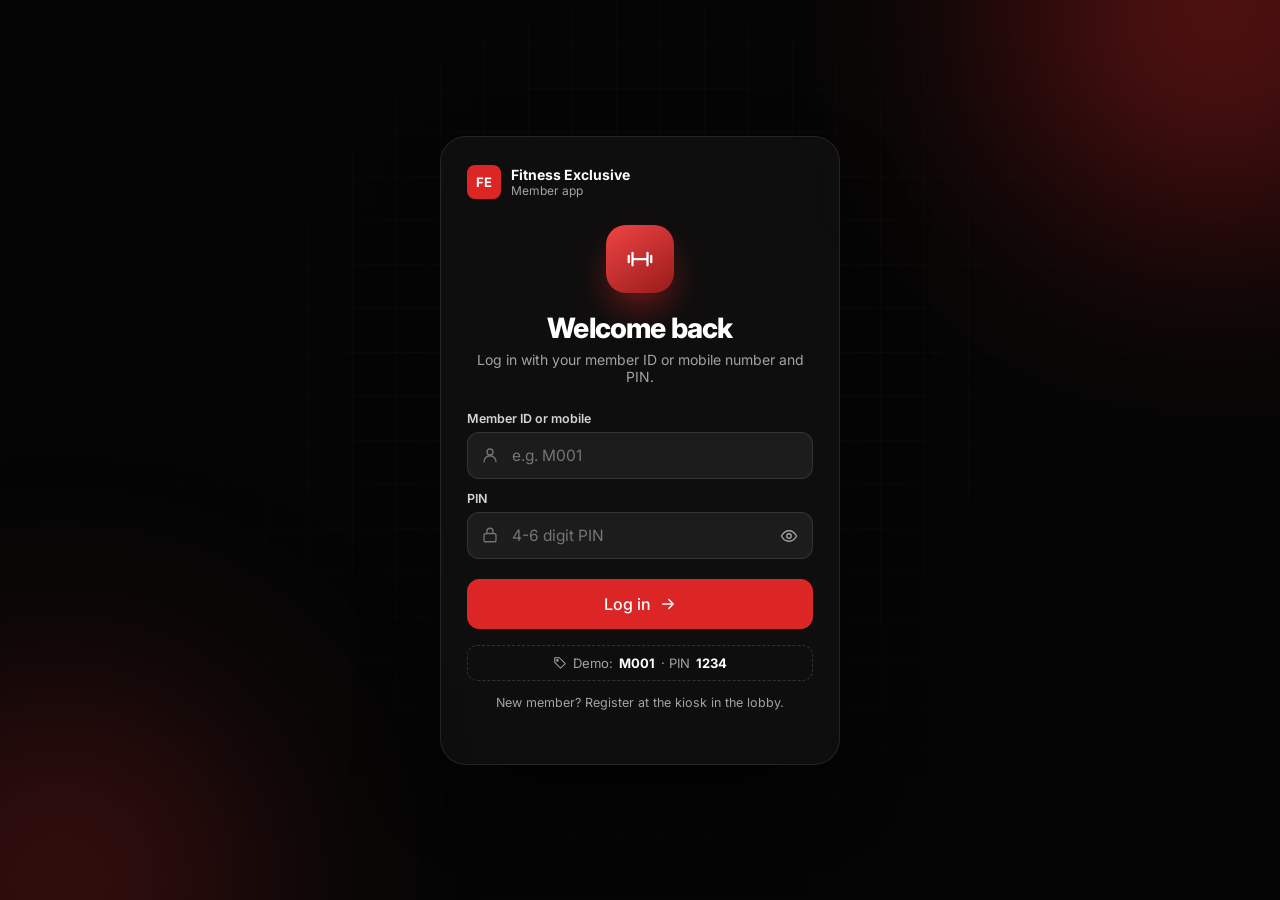
<file: member.html>
<!DOCTYPE html>
<html lang="en">
<head>
<meta charset="UTF-8">
<meta name="viewport" content="width=device-width, initial-scale=1.0, viewport-fit=cover">
<meta name="theme-color" content="#0a0a0a">
<meta name="apple-mobile-web-app-capable" content="yes">
<title>Fitness Exclusive · Member</title>
<link rel="manifest" href="manifest.webmanifest">
<link rel="stylesheet" href="styles.css">
<link rel="stylesheet" href="member.css">
</head>
<body>
<div id="app"></div>
<div id="toast"></div>
<script src="data.js"></script>
<script src="member.js"></script>
</body>
</html>
</file>
<file: styles.css>
@import url('https://fonts.googleapis.com/css2?family=Inter:wght@400;500;600;700&display=swap');
:root{
  --bg:#fafafa;--surface:#fff;--ink:#0a0a0a;--ink2:#262626;--muted:#737373;--line:#ebebeb;
  --brand:#dc2626;--brand-soft:#fef2f2;--radius:12px;
}
*{box-sizing:border-box;margin:0;padding:0;font-family:"Inter","Segoe UI",system-ui,sans-serif}
body{display:flex;min-height:100vh;background:var(--bg);color:var(--ink);-webkit-font-smoothing:antialiased;font-size:14px}
::-webkit-scrollbar{width:8px;height:8px}::-webkit-scrollbar-thumb{background:#d9d9de;border-radius:8px}

/* Sidebar */
aside{width:220px;background:#0a0a0a;padding:22px 12px;flex-shrink:0;height:100vh;position:sticky;top:0;overflow:auto;display:flex;flex-direction:column}
.logo{display:flex;align-items:center;gap:10px;font-size:15px;font-weight:700;color:#fff;padding:0 8px 26px;line-height:1.2}
.logo small{display:block;font-size:11.5px;font-weight:400;color:#737373}
.mark{display:inline-grid;place-items:center;width:34px;height:34px;border-radius:8px;background:var(--brand);color:#fff;font-size:13px;font-weight:700;flex-shrink:0}
nav a{display:flex;align-items:center;gap:12px;padding:10px 12px;margin:2px 0;color:#a3a3a3;text-decoration:none;cursor:pointer;border-radius:8px;font-size:14px;font-weight:500}
nav a svg{flex-shrink:0}
nav a:hover{background:#171717;color:#fff}
nav a.active{background:var(--brand);color:#fff}
.side-foot{margin-top:auto;padding:14px 8px 0;border-top:1px solid #262626}
.side-foot a{display:block;padding:7px 2px;color:#737373;text-decoration:none;font-size:13px}
.side-foot a:hover{color:#fff}

/* Tabs */
.tabs{display:flex;gap:4px;border-bottom:1px solid var(--line);margin:-8px 0 20px}
.tabs a{padding:9px 14px;color:var(--muted);cursor:pointer;font-weight:500;border-bottom:2px solid transparent;margin-bottom:-1px}
.tabs a:hover{color:var(--ink)}
.tabs a.active{color:var(--ink);border-bottom-color:var(--brand)}

/* Main */
main{flex:1;padding:28px 36px;overflow:auto;min-width:0}
header{display:flex;justify-content:space-between;align-items:center;margin-bottom:24px;gap:12px;flex-wrap:wrap}
header h1{font-size:22px;font-weight:700;letter-spacing:-.3px}
.hdr{display:flex;align-items:center;gap:8px}
.hdr select{width:auto;margin:0;padding:7px 10px}

/* Cards */
.cards{display:grid;grid-template-columns:repeat(auto-fit,minmax(200px,1fr));gap:16px;margin-bottom:16px}
.card{background:var(--surface);border-radius:var(--radius);padding:20px;border:1px solid var(--line);margin-bottom:16px}
.cards .card{margin-bottom:0}
.card .label{font-size:13px;color:var(--muted);font-weight:500}
.card .value{font-size:26px;font-weight:700;margin-top:6px;letter-spacing:-.5px}
.card .trend{font-size:12.5px;color:var(--muted);margin-top:4px}
.grid2{display:grid;grid-template-columns:2fr 1fr;gap:16px}
.grid2e{display:grid;grid-template-columns:1fr 1fr;gap:16px}
@media(max-width:1000px){.grid2,.grid2e{grid-template-columns:1fr}}
h2{font-size:15px;font-weight:600;margin-bottom:14px}

/* Tables */
table{width:100%;border-collapse:collapse;font-size:13.5px}
th,td{text-align:left;padding:11px 10px;border-bottom:1px solid var(--line);vertical-align:middle}
th{color:var(--muted);font-weight:500;font-size:12px}
tbody tr:last-child td{border-bottom:none}
tbody tr:hover{background:#fafafa}

/* Badges & buttons */
.badge{padding:3px 9px;border-radius:999px;font-size:12px;font-weight:500;white-space:nowrap}
.ok{background:#ecfdf3;color:#047857}.warn{background:#fffbeb;color:#b45309}.bad{background:#fef2f2;color:#b91c1c}.info{background:#eff6ff;color:#1d4ed8}.gray{background:#f4f4f5;color:#52525b}
.btn{background:var(--brand);color:#fff;border:1px solid var(--brand);padding:8px 14px;border-radius:8px;cursor:pointer;font-weight:500;font-size:13.5px}
.btn:hover{background:#b91c1c;border-color:#b91c1c}
.btn.sec{background:#fff;color:var(--ink);border-color:#d4d4d4}.btn.sec:hover{background:#f4f4f5}
.btn.red{background:#0a0a0a;border-color:#0a0a0a}.btn.green{background:#059669;border-color:#059669}
.btn.sm{padding:4px 10px;font-size:12.5px;border-radius:7px}

.list-item{display:flex;justify-content:space-between;align-items:center;padding:10px 0;border-bottom:1px solid var(--line);font-size:13.5px;gap:8px}
.list-item:last-child{border-bottom:none}
.bar{height:6px;background:#f1f1f3;border-radius:99px;min-width:80px;overflow:hidden}
.bar div{height:100%;background:var(--brand);border-radius:99px}

input,select,textarea{padding:9px 11px;border:1px solid #e4e4e7;border-radius:8px;width:100%;margin-bottom:8px;font-size:14px;background:#fff;color:var(--ink);outline:none}
input:focus,select:focus,textarea:focus{border-color:var(--brand);box-shadow:0 0 0 3px rgba(220,38,38,.12)}
.row{display:flex;gap:8px;flex-wrap:wrap;align-items:center}
.row>*{flex:1;min-width:120px}
.row>.btn{flex:0 0 auto}
.muted{color:var(--muted);font-size:13px}

/* Charts */
.bars{display:flex;align-items:flex-end;gap:8px;height:150px;padding-bottom:22px}
.bars div{flex:1;background:#262626;border-radius:5px 5px 2px 2px;position:relative;min-height:3px}
.bars div:hover{background:var(--brand)}
.bars span{position:absolute;bottom:-20px;left:-4px;right:-4px;text-align:center;font-size:10.5px;color:var(--muted)}
.bars b{position:absolute;top:-17px;left:0;right:0;text-align:center;font-size:10.5px;font-weight:500;color:var(--muted)}

.av{border-radius:50%;display:inline-grid;place-items:center;color:#fff;font-weight:600;object-fit:cover;flex-shrink:0}
.slot{display:inline-block;margin:3px;padding:6px 10px;border-radius:7px;font-size:12px;font-weight:500;cursor:pointer;border:1px solid transparent}
.free{background:#fff;border-color:#e4e4e7;color:var(--ink2)}.free:hover{border-color:var(--brand);color:var(--brand)}
.taken{background:#f4f4f5;color:#a1a1aa}
.gridbox{display:grid;grid-template-columns:repeat(auto-fill,minmax(120px,1fr));gap:10px}
.tile{border-radius:10px;padding:14px;text-align:center;cursor:pointer;font-size:13px;border:1px solid var(--line);background:#fff}
.tile:hover{border-color:var(--brand)}
.tile.taken{background:#fafafa}
.terminal{text-align:center}
.terminal .big{font-size:19px;font-weight:600;margin-top:10px}
#toast{position:fixed;bottom:22px;right:22px;background:var(--ink);border-left:3px solid var(--brand);color:#fff;padding:12px 16px;border-radius:10px;display:none;z-index:99;max-width:380px;font-size:13.5px}
.snap{width:44px;height:33px;object-fit:cover;border-radius:6px}

/* ===== Effects ===== */
@keyframes fadeUp{from{opacity:0;transform:translateY(10px)}to{opacity:1;transform:none}}
@keyframes grow{from{transform:scaleY(0)}to{transform:scaleY(1)}}
@keyframes widen{from{width:0}}
@keyframes ripple{to{transform:scale(4);opacity:0}}
@keyframes toastIn{from{opacity:0;transform:translateY(12px) scale(.97)}to{opacity:1;transform:none}}

#content.anim>*{animation:fadeUp .45s cubic-bezier(.2,.7,.2,1) both}
#content.anim>*:nth-child(2){animation-delay:.06s}
#content.anim>*:nth-child(3){animation-delay:.12s}
#content.anim>*:nth-child(4){animation-delay:.18s}
#content.anim .cards>.card{animation:fadeUp .45s cubic-bezier(.2,.7,.2,1) both}
#content.anim .cards>.card:nth-child(2){animation-delay:.05s}
#content.anim .cards>.card:nth-child(3){animation-delay:.1s}
#content.anim .cards>.card:nth-child(4){animation-delay:.15s}
#content.anim .bars div{transform-origin:bottom;animation:grow .6s cubic-bezier(.2,.7,.2,1) both}
#content.anim .bar div{animation:widen .8s cubic-bezier(.2,.7,.2,1) both}

.card{transition:box-shadow .25s,transform .25s,border-color .25s}
.cards .card:hover{transform:translateY(-3px);box-shadow:0 14px 30px -14px rgba(0,0,0,.18);border-color:#e0e0e0}
.cards .card{border-top:3px solid transparent}
.cards .card:first-child{border-top-color:var(--brand)}
.cards .card:hover{border-top-color:var(--brand)}

.btn{position:relative;overflow:hidden;transition:background .2s,transform .12s,box-shadow .2s}
.btn:hover{box-shadow:0 6px 16px -6px rgba(220,38,38,.5)}
.btn.sec:hover{box-shadow:none}
.btn:active{transform:scale(.97)}
.btn .rp{position:absolute;border-radius:50%;background:rgba(255,255,255,.45);width:40px;height:40px;margin:-20px 0 0 -20px;animation:ripple .55s ease-out forwards;pointer-events:none}
.btn.sec .rp{background:rgba(0,0,0,.1)}

nav a{position:relative;transition:background .2s,color .2s,padding .2s}
nav a:hover{padding-left:16px}
nav a.active{box-shadow:0 8px 20px -8px rgba(220,38,38,.7)}
.tabs a{transition:color .2s,border-color .25s}
tbody tr{transition:background .15s}
.tile,.slot{transition:transform .15s,border-color .15s,box-shadow .15s,background .15s}
.tile:hover{transform:translateY(-2px);box-shadow:0 10px 22px -12px rgba(0,0,0,.25)}
.slot:hover{transform:translateY(-1px)}
.bars div{transition:background .2s}
#toast{animation:toastIn .3s cubic-bezier(.2,.7,.2,1)}
input,select,textarea{transition:border-color .2s,box-shadow .2s}
header{animation:fadeUp .4s both}
@media (prefers-reduced-motion:reduce){*,*::before,*::after{animation:none!important;transition:none!important}}

/* ===== Icons ===== */
svg.i{display:inline-block;vertical-align:middle;flex-shrink:0}
.btn{display:inline-flex;align-items:center;justify-content:center;gap:6px}
h2.hi{display:flex;align-items:center;gap:8px}
h2.hi svg{color:var(--brand)}
.uid{display:inline-flex;align-items:center;gap:6px;font-family:ui-monospace,Consolas,monospace;font-size:12.5px;color:var(--ink2)}
.uid svg{color:var(--muted)}
.ti{width:46px;height:46px;margin:0 auto 8px;border-radius:12px;display:grid;place-items:center;background:var(--brand-soft);color:var(--brand);transition:.2s}
.tile:hover .ti{background:var(--brand);color:#fff}
.tile.taken .ti{background:#f4f4f5;color:#a1a1aa}
.rf-ico{width:110px;height:110px;margin:0 auto;border-radius:30px;display:grid;place-items:center;background:#0a0a0a;color:#fff;position:relative;box-shadow:0 18px 40px -14px rgba(220,38,38,.6)}
.rf-ico::before,.rf-ico::after{content:"";position:absolute;inset:-10px;border-radius:38px;border:2px solid rgba(220,38,38,.5);animation:rfwave 2.2s ease-out infinite}
.rf-ico::after{animation-delay:1.1s}
@keyframes rfwave{from{transform:scale(.9);opacity:1}to{transform:scale(1.35);opacity:0}}
.terminal .big{display:inline-flex;align-items:center;gap:8px}
td a svg{color:var(--muted)}td a:hover svg{color:var(--brand)}

/* ===== Charts ===== */
.chart{width:100%;height:200px;display:block;overflow:visible}
.chart .cg{stroke:#f0f0f0;stroke-width:1}
.chart .cy,.chart .cx{font-size:11px;fill:#a3a3a3}
.chart .cy{text-anchor:end}.chart .cx{text-anchor:middle}
.chart .cl{fill:none;stroke:#dc2626;stroke-width:2.5;stroke-linecap:round;stroke-dasharray:1;stroke-dashoffset:1;animation:draw 1.1s cubic-bezier(.4,0,.2,1) forwards;vector-effect:non-scaling-stroke}
.chart .ca{opacity:0;animation:fadeIn .8s .4s forwards}
.chart .cpk{fill:#fff;stroke:#dc2626;stroke-width:3;opacity:0;animation:fadeIn .3s 1s forwards}
.chart .ch{stroke:#0a0a0a;stroke-width:1;stroke-dasharray:3 3;opacity:0}
.chart .cd{fill:#dc2626;stroke:#fff;stroke-width:2;opacity:0}
.chart .ct{opacity:0;pointer-events:none}
.chart .ct rect{fill:#0a0a0a}
.chart .ct text{fill:#fff;font-size:11px;font-weight:600;text-anchor:middle}
.chart .cp:hover .ch,.chart .cp:hover .cd,.chart .cp:hover .ct{opacity:1}
@keyframes draw{to{stroke-dashoffset:0}}
@keyframes fadeIn{to{opacity:1}}
.donut{display:flex;align-items:center;gap:22px;flex-wrap:wrap}
.donut .dn{animation:spin-in .9s cubic-bezier(.4,0,.2,1) both;transition:stroke-width .2s;cursor:pointer}
.donut .dn:hover{stroke-width:28}
@keyframes spin-in{from{stroke-dasharray:0 999}}
.donut .dt1{font-size:10px;fill:#a3a3a3;text-anchor:middle;text-transform:uppercase;letter-spacing:.5px}
.donut .dt2{font-size:18px;font-weight:700;fill:#0a0a0a;text-anchor:middle}
.legend{flex:1;min-width:180px}
.legend div{display:flex;align-items:center;gap:8px;padding:6px 0;font-size:13px;border-bottom:1px solid var(--line)}
.legend div:last-child{border-bottom:none}
.legend span{width:10px;height:10px;border-radius:3px;flex-shrink:0}
.legend b{margin-left:auto;font-weight:600}
.legend em{font-style:normal;color:var(--muted);width:38px;text-align:right;font-size:12px}

/* ===== Session, modal, face ===== */
.who{display:flex;align-items:center;gap:10px;margin-left:8px;padding-left:12px;border-left:1px solid var(--line);font-size:13.5px}
.sync{width:8px;height:8px;border-radius:50%;background:#a3a3a3;display:inline-block}
.sync.on{background:#10b981;box-shadow:0 0 0 3px rgba(16,185,129,.18);animation:blink 2s infinite}
.sync.off{background:#dc2626}
@keyframes blink{50%{opacity:.4}}
.modal{position:fixed;inset:0;background:rgba(10,10,10,.55);backdrop-filter:blur(4px);display:grid;place-items:center;z-index:80;animation:fadeIn .2s forwards;opacity:0}
.modal-box{background:#fff;color:var(--ink);border-radius:16px;padding:22px;width:min(520px,92vw);animation:fadeUp .3s both;box-shadow:0 30px 60px -20px rgba(0,0,0,.5)}
.face-cam{position:relative;border-radius:14px;overflow:hidden;background:#000;aspect-ratio:4/3}
.face-cam video{width:100%;height:100%;object-fit:cover;transform:scaleX(-1)}
.face-frame{position:absolute;inset:14% 26%;border:3px solid rgba(220,38,38,.9);border-radius:46%;box-shadow:0 0 0 999px rgba(0,0,0,.35)}

/* ===== Edit / delete controls ===== */
.icon-btn{padding:5px 7px}
.btn.danger:hover{background:#fef2f2;color:#dc2626;border-color:#fecaca}
.btn.danger-solid{background:#dc2626;border-color:#dc2626}
.card{position:relative}
.card-tools{position:absolute;top:12px;right:12px;opacity:0;transition:opacity .2s;z-index:2}
.card:hover .card-tools{opacity:1}
.tile{position:relative}
.tile .tools{position:absolute;top:6px;right:6px;display:flex;gap:4px;opacity:0;transform:translateY(-3px);transition:.18s}
.tile:hover .tools{opacity:1;transform:none}
.tile .tools a{width:28px;height:28px;border-radius:8px;display:grid;place-items:center;background:#fff;border:1px solid var(--line);color:var(--muted);cursor:pointer;box-shadow:0 2px 6px rgba(0,0,0,.06)}
.tile .tools a:hover{color:var(--brand);border-color:#fecaca}
.tile .tools a:last-child:hover{background:#dc2626;color:#fff;border-color:#dc2626}
@media (hover:none){.tile .tools,.card-tools{opacity:1;transform:none}}
.add-tile{border:1.5px dashed #d4d4d4;background:#fff;color:var(--muted);display:flex;flex-direction:column;align-items:center;justify-content:center;min-height:150px}
.add-tile .ti{background:#f4f4f5;color:var(--muted)}
.add-tile:hover{border-color:var(--brand);color:var(--brand)}
.add-tile:hover .ti{background:var(--brand);color:#fff}

/* product tiles */
.tile.prod{background:#fafafa;padding:16px 12px}
.tile.prod .ti{width:56px;height:56px;border-radius:16px;background:linear-gradient(145deg,#fff1f2,#fee2e2);box-shadow:inset 0 0 0 1px #fecaca}
.tile.prod:hover .ti{background:linear-gradient(145deg,#ef4444,#b91c1c);color:#fff;box-shadow:0 8px 18px -8px rgba(220,38,38,.7)}
.tile.prod.out{opacity:.55}
.pimg{width:56px;height:56px;border-radius:16px;object-fit:cover;display:block;margin:0 auto 8px;box-shadow:0 0 0 1px var(--line)}
.chips-row{display:flex;gap:6px;flex-wrap:wrap;margin-bottom:12px}
.chips-row a{padding:6px 12px;border-radius:999px;font-size:12.5px;font-weight:500;border:1px solid var(--line);color:var(--ink2);cursor:pointer;background:#fff}
.chips-row a.on{background:#0a0a0a;color:#fff;border-color:#0a0a0a}
.chips-row a:hover:not(.on){border-color:#d4d4d4}

/* product editor */
.modal-box.wide{width:min(560px,94vw)}
.prod-prev{display:flex;align-items:center;gap:14px;padding:14px;border-radius:14px;background:#fafafa;border:1px solid var(--line);margin-bottom:14px}
.pv-pic img{width:72px;height:72px;border-radius:18px;object-fit:cover;display:block}
.ti.big{width:72px;height:72px;border-radius:18px;margin:0;background:linear-gradient(145deg,#ef4444,#b91c1c);color:#fff;box-shadow:0 10px 22px -10px rgba(220,38,38,.8)}
.icon-pick{display:grid;grid-template-columns:repeat(auto-fill,minmax(42px,1fr));gap:6px;margin-top:6px}
.icon-pick a{height:42px;border-radius:10px;display:grid;place-items:center;border:1px solid var(--line);color:var(--ink2);cursor:pointer;transition:.15s}
.icon-pick a:hover{border-color:#fca5a5;color:var(--brand)}
.icon-pick a.on{background:var(--brand);color:#fff;border-color:var(--brand);box-shadow:0 6px 14px -6px rgba(220,38,38,.8)}
.icon-pick.dim a{opacity:.45}

/* confirm dialog */
.modal-box.confirm{width:min(400px,92vw);text-align:center}
.modal-box.confirm h2{font-size:18px;margin:4px 0 6px}
.modal-box.confirm p{margin-bottom:20px}
.del-ico{width:56px;height:56px;border-radius:50%;margin:0 auto 12px;display:grid;place-items:center;background:#fef2f2;color:#dc2626;animation:pop .35s cubic-bezier(.2,1.4,.4,1) both}
.del-ico.neutral{background:#f4f4f5;color:#0a0a0a}
@keyframes pop{from{transform:scale(.4);opacity:0}to{transform:none;opacity:1}}

/* audit + header */
.audit-d{color:var(--ink2);font-size:13px;max-width:560px;word-break:break-word}
.avatar-sm{width:30px;height:30px;border-radius:50%;background:#0a0a0a;color:#fff;font-size:11.5px;font-weight:700;display:grid;place-items:center}

.modal-box.noanim{animation:none}
.modal.noanim-bg{animation:none;opacity:1}
</file>
<file: member.css>
/* ===== Member mobile app ===== */
body{display:block;background:#f5f5f5;min-height:100vh;padding-bottom:84px}
.wrap{max-width:480px;margin:auto;padding:18px 16px}
.top{background:#0a0a0a;color:#fff;padding:22px 18px 70px;border-radius:0 0 28px 28px;position:relative;overflow:hidden}
.top::before{content:"";position:absolute;width:300px;height:300px;border-radius:50%;background:#dc2626;filter:blur(90px);opacity:.45;top:-150px;right:-90px}
.top>*{position:relative}
.top .row1{display:flex;justify-content:space-between;align-items:center;max-width:448px;margin:auto}
.top .hello{font-size:14px;color:#a3a3a3}
.top h1{font-size:24px;font-weight:700;letter-spacing:-.5px}
.mcard{max-width:448px;margin:-56px auto 0;position:relative;border-radius:22px;padding:20px;color:#fff;background:linear-gradient(135deg,#dc2626 0%,#7f1d1d 100%);box-shadow:0 24px 40px -18px rgba(220,38,38,.7);overflow:hidden;animation:fadeUp .5s both}
.mcard::after{content:"";position:absolute;inset:0;background:linear-gradient(115deg,transparent 30%,rgba(255,255,255,.18) 45%,transparent 60%);animation:shine 4s infinite}
@keyframes shine{from{transform:translateX(-100%)}to{transform:translateX(100%)}}
.mcard .r{display:flex;justify-content:space-between;align-items:flex-start}
.mcard .brand{font-weight:700;font-size:14px;display:flex;align-items:center;gap:8px}
.mcard .brand .mark{background:#fff;color:#dc2626;width:28px;height:28px;font-size:11px}
.mcard .plan{font-size:12px;background:rgba(0,0,0,.25);padding:4px 10px;border-radius:999px}
.mcard .nm{font-size:20px;font-weight:700;margin-top:26px}
.mcard .meta{display:flex;justify-content:space-between;font-size:12px;opacity:.85;margin-top:6px;font-family:ui-monospace,Consolas,monospace}
.mcard .chipimg{width:38px;height:28px;border-radius:6px;background:linear-gradient(135deg,#fde68a,#d97706);margin-top:14px}
.sec-t{font-size:13px;font-weight:600;color:#737373;text-transform:uppercase;letter-spacing:.5px;margin:22px 4px 10px}
.box{background:#fff;border-radius:18px;padding:16px;border:1px solid #ececec;animation:fadeUp .4s both}
.stats{display:grid;grid-template-columns:repeat(3,1fr);gap:10px;margin-top:16px}
.stat{background:#fff;border:1px solid #ececec;border-radius:16px;padding:14px 10px;text-align:center;animation:fadeUp .4s both}
.stat b{display:block;font-size:22px;font-weight:700;letter-spacing:-.5px}
.stat span{font-size:11.5px;color:#737373}
.stat.red b{color:#dc2626}
.qa{display:grid;grid-template-columns:repeat(4,1fr);gap:10px}
.qa a{display:flex;flex-direction:column;align-items:center;gap:6px;font-size:12px;color:#262626;text-decoration:none;cursor:pointer}
.qa a i{width:54px;height:54px;border-radius:16px;background:#fff;border:1px solid #ececec;display:grid;place-items:center;color:#dc2626;transition:.2s;font-style:normal}
.qa a:active i,.qa a:hover i{background:#dc2626;color:#fff;transform:translateY(-2px)}
.li{display:flex;align-items:center;gap:12px;padding:12px 0;border-bottom:1px solid #f0f0f0}
.li:last-child{border-bottom:none}
.li .ic{width:40px;height:40px;border-radius:12px;background:#fef2f2;color:#dc2626;display:grid;place-items:center;flex-shrink:0}
.li .t{flex:1;min-width:0}.li .t b{display:block;font-size:14.5px}.li .t span{font-size:12.5px;color:#737373}
.bnav{position:fixed;bottom:0;left:0;right:0;background:rgba(255,255,255,.92);backdrop-filter:blur(12px);border-top:1px solid #ececec;display:flex;justify-content:space-around;padding:8px 0 calc(8px + env(safe-area-inset-bottom));z-index:20}
.bnav a{display:flex;flex-direction:column;align-items:center;gap:3px;font-size:11px;color:#a3a3a3;cursor:pointer;padding:4px 14px;border-radius:12px;transition:.2s}
.bnav a.on{color:#dc2626}
.bnav a.on svg{transform:translateY(-2px)}
.seg{display:flex;background:#ececec;border-radius:12px;padding:4px;margin-bottom:14px}
.seg a{flex:1;text-align:center;padding:9px;border-radius:9px;font-size:13.5px;font-weight:500;color:#525252;cursor:pointer}
.seg a.on{background:#fff;color:#0a0a0a;box-shadow:0 2px 6px rgba(0,0,0,.08)}
.slots{display:flex;flex-wrap:wrap;gap:6px;margin-top:8px}
.slots .slot{margin:0}
.slot.mine{background:#0a0a0a;color:#fff}
.sheet-bg{position:fixed;inset:0;background:rgba(0,0,0,.45);z-index:40;animation:fadeIn .2s forwards;opacity:0}
.sheet{position:fixed;left:0;right:0;bottom:0;background:#fff;border-radius:24px 24px 0 0;padding:22px 18px calc(22px + env(safe-area-inset-bottom));z-index:41;max-width:520px;margin:auto;animation:up .3s cubic-bezier(.2,.8,.2,1) both}
@keyframes up{from{transform:translateY(100%)}}
.sheet h3{font-size:18px;margin-bottom:4px}
.sheet .amt{font-size:34px;font-weight:800;letter-spacing:-1px;margin:6px 0 14px}
.pm{display:grid;grid-template-columns:repeat(2,1fr);gap:10px;margin:12px 0}
.pm a{border:1.5px solid #ececec;border-radius:14px;padding:14px;display:flex;align-items:center;gap:10px;cursor:pointer;font-weight:500}
.pm a.on{border-color:#dc2626;background:#fef2f2;color:#dc2626}
.login{min-height:100vh;display:flex;flex-direction:column;justify-content:center;background:#050505;color:#fff;padding:30px 24px;position:relative;overflow:hidden}
.login::before{content:"";position:absolute;width:420px;height:420px;border-radius:50%;background:#dc2626;filter:blur(120px);opacity:.4;top:-200px;right:-150px}
.login>*{position:relative;max-width:400px;width:100%;margin-left:auto;margin-right:auto}
.login h1{font-size:32px;font-weight:800;letter-spacing:-1px;margin:24px 0 6px}
.login p{color:#a3a3a3;margin-bottom:26px}
.login input{background:rgba(255,255,255,.06);border-color:rgba(255,255,255,.12);color:#fff;padding:14px;font-size:16px}
.login .btn{width:100%;padding:14px;font-size:16px;margin-top:6px}
.ring{width:64px;height:64px;position:relative}
.ring svg{transform:rotate(-90deg)}
.ring b{position:absolute;inset:0;display:grid;place-items:center;font-size:15px}
.refcode{font-family:ui-monospace,Consolas,monospace;font-size:28px;font-weight:700;letter-spacing:4px;color:#dc2626;text-align:center;padding:14px;border:2px dashed #dc2626;border-radius:14px;margin:14px 0}
#toast{bottom:90px;left:50%;right:auto;transform:translateX(-50%)}

/* ===== Member login (redesign) ===== */
.login{display:grid;place-items:center;padding:24px 18px}
.login>*{max-width:none;margin:0}
.login::after{content:"";position:absolute;width:360px;height:360px;border-radius:50%;background:#7f1d1d;filter:blur(120px);opacity:.5;bottom:-160px;left:-120px}
.lg-grid{position:absolute;inset:0;background-image:linear-gradient(rgba(255,255,255,.035) 1px,transparent 1px),linear-gradient(90deg,rgba(255,255,255,.035) 1px,transparent 1px);background-size:44px 44px;mask-image:radial-gradient(circle at 50% 40%,#000,transparent 70%)}
.lg-card{position:relative;z-index:1;width:min(400px,100%);background:rgba(255,255,255,.04);backdrop-filter:blur(16px);border:1px solid rgba(255,255,255,.09);border-radius:26px;padding:28px 26px;animation:fadeUp .5s both;box-shadow:0 40px 80px -30px rgba(0,0,0,.9)}
.lg-brand{display:flex;align-items:center;gap:10px;font-weight:700;font-size:14px}
.lg-brand small{display:block;color:#a3a3a3;font-weight:400;font-size:12px}
.lg-hero{width:68px;height:68px;border-radius:20px;margin:26px auto 0;display:grid;place-items:center;background:linear-gradient(145deg,#ef4444,#991b1b);box-shadow:0 18px 40px -12px rgba(220,38,38,.8);animation:bob 3s ease-in-out infinite}
@keyframes bob{50%{transform:translateY(-5px)}}
.lg-card h1{font-size:28px;font-weight:800;letter-spacing:-.8px;text-align:center;margin:18px 0 6px}
.lg-sub{color:#a3a3a3;text-align:center;font-size:14px;margin:0 0 20px}
.lg-warn{display:flex;gap:10px;align-items:flex-start;background:rgba(245,158,11,.1);border:1px solid rgba(245,158,11,.3);color:#fcd34d;border-radius:14px;padding:12px 14px;margin-bottom:16px;font-size:13px;line-height:1.45}
.lg-warn b{color:#fde68a}.lg-warn span{display:block;color:#e5e5e5;margin-top:2px}
.lg-warn svg{flex-shrink:0;margin-top:1px}
.lg-card label{display:block;font-size:12.5px;font-weight:600;color:#d4d4d4;margin:12px 0 6px}
.lg-field{position:relative}
.lg-field>svg{position:absolute;left:14px;top:14px;color:#737373;pointer-events:none}
.login .lg-field input{margin:0;padding:13px 44px;border-radius:12px;font-size:15.5px;background:rgba(255,255,255,.06);border-color:rgba(255,255,255,.1)}
.login .lg-field input:focus{border-color:#dc2626;box-shadow:0 0 0 4px rgba(220,38,38,.18)}
.lg-eye{position:absolute;right:6px;top:6px;width:36px;height:36px;border:none;background:none;color:#a3a3a3;border-radius:9px;cursor:pointer;display:grid;place-items:center}
.lg-eye:hover{background:rgba(255,255,255,.08);color:#fff}
.login .lg-btn{width:100%;margin-top:20px;padding:14px;font-size:16px;border-radius:12px;gap:8px}
.lg-btn[disabled]{opacity:.45;cursor:not-allowed;box-shadow:none}
.lg-demo{display:flex;align-items:center;justify-content:center;gap:6px;margin-top:16px;padding:9px;border-radius:10px;border:1px dashed rgba(255,255,255,.15);color:#a3a3a3;font-size:13px}
.lg-demo b{color:#fff}
.lg-foot{text-align:center;color:#737373;font-size:12.5px;margin:14px 0 0}
</file>
